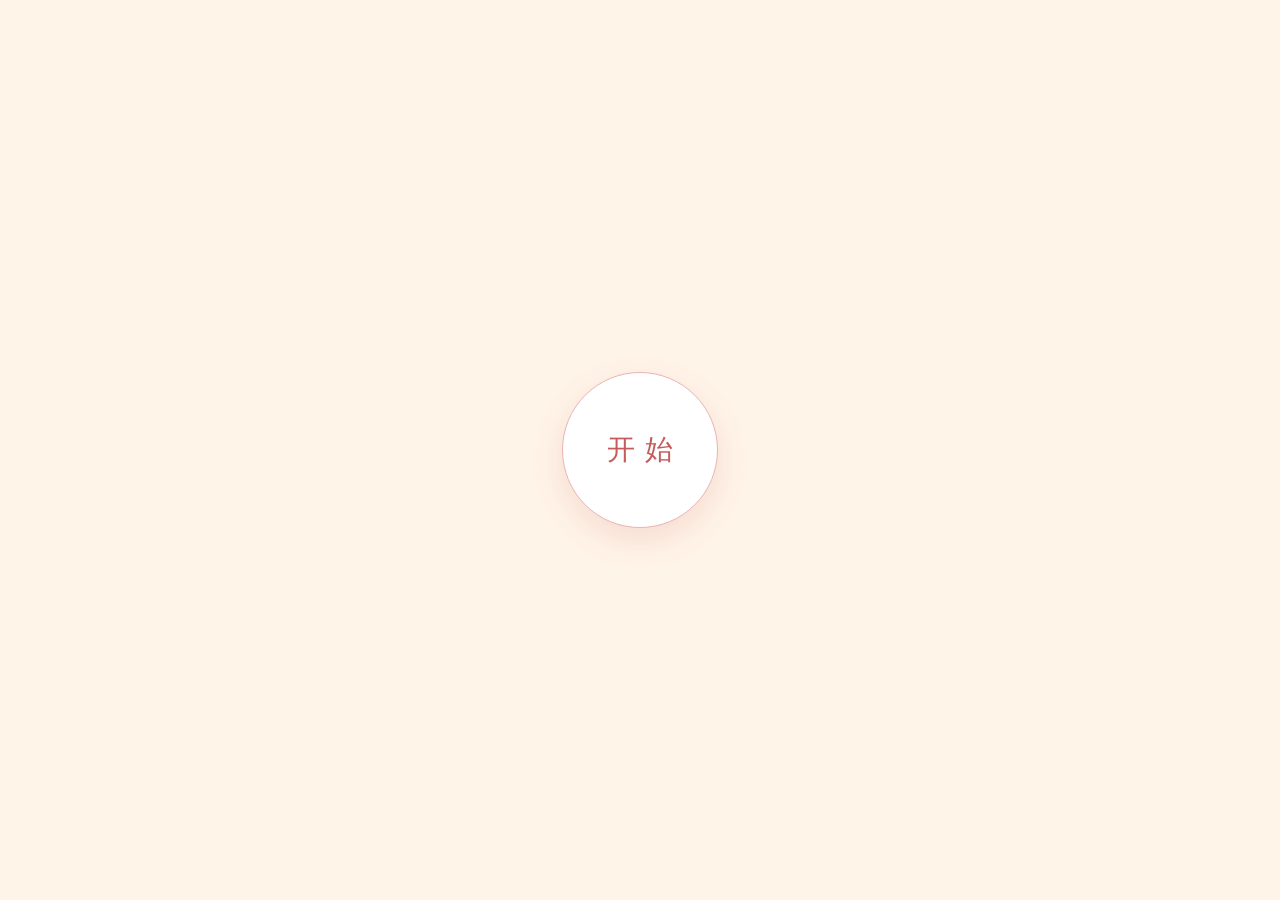
<file: index.html>
<!DOCTYPE html>
<html lang="zh-CN">
<head>
    <meta charset="UTF-8">
    <meta name="viewport" content="width=device-width, initial-scale=1.0">
    <title>给珊珊</title>
    <link type="text/css" rel="stylesheet" href="default.css">
    <script type="text/javascript" src="jquery.min.js"></script>
    <script type="text/javascript" src="jscex.min.js"></script>
    <script type="text/javascript" src="jscex-parser.js"></script>
    <script type="text/javascript" src="jscex-jit.js"></script>
    <script type="text/javascript" src="jscex-builderbase.min.js"></script>
    <script type="text/javascript" src="jscex-async.min.js"></script>
    <script type="text/javascript" src="jscex-async-powerpack.min.js"></script>
    <script type="text/javascript" src="functions.js" charset="utf-8"></script>
    <script type="text/javascript" src="love.js" charset="utf-8"></script>
</head>
<body class="stage-start">
<audio id="bgm" loop>
    <source src="最美情侣.mp3" type="audio/mp3">
</audio>

<div id="start-screen">
    <button type="button" id="start-btn">开始</button>
</div>

<div id="intro">
    <button type="button" id="skip-btn">跳过</button>
    <video id="clip-a" playsinline webkit-playsinline></video>
    <video id="clip-b" playsinline webkit-playsinline></video>
</div>

<div id="main">
    <div id="error">亲，您使用的浏览器无法支持即将显示的内容，请换成谷歌 Chrome 或者火狐 Firefox 浏览器哟~</div>
    <div id="wrap">
        <div id="hint">点击那颗种子，打开这份心意</div>
        <div id="text">
            <div id="code">
                <span class="say">亲爱的~珊珊，自从遇到你，我觉得我终于找到了幸福</span><br>
                <span class="say">我会守护你生命里的精彩，并陪伴你一路精彩下去。</span><br>
                <span class="say">你的幸福快乐，是我一生的追求。</span><br>
                <span class="say">我会每一天带着笑脸，和你说早安，</span><br>
                <span class="say">我会每一晚与你道声晚安再入梦乡，</span><br>
                <span class="say">我会带你去所有你想去的地方，</span><br>
                <span class="say">陪你闹看你笑</span><br>
                <span class="say">历经你生命中所有的点点滴滴。</span><br>
                <span class="say">我期待这一生与你一起走过，</span><br>
                <span class="say">我期待与你慢慢变老</span><br>
                <span class="say">等我们老到哪儿也去不了，</span><br>
                <span class="say">还能满载着一生的幸福快乐 ！</span><br>
                <br>
                <span class="say">我会为我们的未来撑起一片天空，</span><br>
                <span class="say">为我们的将来担负起一生的责任，</span><br>
                <span class="say">愿意为你去做每一件能让你开心快乐的事。</span><br>
                <span class="say">所有我们经历的点点滴滴，</span><br>
                <span class="say">都是我们一辈子最美的回忆。</span><br>
                <span class="say">我愿意爱你直到老去！</span><br>
                <br>
                <span class="say"><span class="space"></span> -- Yours, 大师.</span>
            </div>
        </div>
        <div id="clock-box">
            <div id="ask-box">
                <button type="button" id="ask-msg">珊珊，我喜欢你，你愿意做我女朋友吗</button>
                <button type="button" id="yes-btn">愿意</button>
            </div>
            <div id="clock"></div>
        </div>
        <canvas id="canvas" width="1100" height="680"></canvas>
    </div>
</div>

<script>
    window.togetherState = { accepted: false, since: null };
    var TOGETHER_FILE = "together.json";
    var TOGETHER_LIVE = "https://crudcrud.com/api/8a2d362fbe6a442d80b3a3c836a52ca8/together";
    var TOGETHER_ITEM = "https://crudcrud.com/api/8a2d362fbe6a442d80b3a3c836a52ca8/together/6aafa455d23fb003e8b868e1";

    function applyTogetherUI() {
        if (window.togetherState.accepted && window.togetherState.since) {
            $("#ask-box").hide();
            $("#clock").show();
        } else {
            $("#ask-box").show();
            $("#clock").hide();
        }
    }

    function loadTogetherState() {
        return Promise.all([
            fetch(TOGETHER_FILE + "?t=" + Date.now()).then(function (r) {
                return r.ok ? r.json() : null;
            }).catch(function () { return null; }),
            fetch(TOGETHER_LIVE).then(function (r) {
                return r.ok ? r.json() : null;
            }).catch(function () { return null; })
        ]).then(function (results) {
            var file = results[0] || {};
            var liveList = results[1];
            var live = null;
            if (Array.isArray(liveList)) {
                live = liveList.filter(function (item) { return item.accepted && item.since; })[0] || null;
            }
            if (live && live.since) {
                window.togetherState = { accepted: true, since: live.since };
            } else if (file.accepted && file.since) {
                window.togetherState = { accepted: true, since: file.since };
            } else {
                window.togetherState = { accepted: false, since: null };
            }
            applyTogetherUI();
        });
    }

    function saveTogetherYes() {
        var since = (window.togetherState.accepted && window.togetherState.since)
            ? window.togetherState.since
            : new Date().toISOString();
        window.togetherState = { accepted: true, since: since };
        applyTogetherUI();

        return fetch(TOGETHER_LIVE).then(function (r) {
            return r.ok ? r.json() : [];
        }).catch(function () { return []; }).then(function (liveList) {
            var live = {};
            if (Array.isArray(liveList) && liveList.length) {
                live = liveList.filter(function (item) { return item.accepted; })[0] || liveList[0] || {};
            }
            if (live.accepted && live.since) {
                window.togetherState = { accepted: true, since: live.since };
                applyTogetherUI();
                return;
            }
            var body = JSON.stringify({ accepted: true, since: since });
            var itemUrl = live._id ? (TOGETHER_LIVE + "/" + live._id) : TOGETHER_ITEM;
            return fetch(itemUrl, {
                method: "PUT",
                headers: { "Content-Type": "application/json" },
                body: body
            }).then(function (r) {
                if (r.ok) { return; }
                return fetch(TOGETHER_LIVE, {
                    method: "POST",
                    headers: { "Content-Type": "application/json" },
                    body: body
                });
            }).catch(function () {
                return fetch(TOGETHER_LIVE, {
                    method: "POST",
                    headers: { "Content-Type": "application/json" },
                    body: body
                });
            });
        });
    }

    loadTogetherState();
    document.getElementById("yes-btn").addEventListener("click", function () {
        this.disabled = true;
        saveTogetherYes();
    });

    (function () {
        var clips = [
            "vedio/01村口大树_第一场_拉远.mp4",
            "vedio/02村口大树_第二场_围着玩.mp4",
            "vedio/03村口大树_第三场_长满了刺.mp4",
            "vedio/04村口大树_第四场_无人靠近.mp4",
            "vedio/05村口大树_第五场_怎样的果子.mp4",
            "vedio/06村口大树_第六场_爬上去看.mp4",
            "vedio/07村口大树_第七场_看不见尽头.mp4",
            "vedio/08村口大树_第八场_划破.mp4",
            "vedio/09村口大树_第九场_滑落.mp4",
            "vedio/10村口大树_第十场_挂在刺上.mp4",
            "vedio/11村口大树_第十一场_眼前发黑.mp4",
            "vedio/12村口大树_第十二场_念头.mp4",
            "vedio/13村口大树_第十三场_再往上爬.mp4",
            "vedio/14村口大树_第十四场_再往上爬.mp4",
            "vedio/15村口大树_第十五场_树顶.mp4",
            "vedio/16村口大树_第十六场_巨玫瑰.mp4",
            "vedio/17村口大树_第十七场_花心.mp4"
        ];

        var a = document.getElementById("clip-a");
        var b = document.getElementById("clip-b");
        var startBtn = document.getElementById("start-btn");
        var current = a;
        var standby = b;
        var currentIndex = 0;
        var swapping = false;
        var finished = false;

        function arm(video, index) {
            if (index >= clips.length) {
                video.removeAttribute("src");
                video.removeAttribute("data-index");
                video.load();
                return;
            }
            if (video.getAttribute("data-index") === String(index) && video.src) {
                return;
            }
            video.setAttribute("data-index", String(index));
            video.src = clips[index];
            video.preload = "auto";
            video.load();
        }

        function finishIntro() {
            if (finished) {
                return;
            }
            finished = true;
            current.pause();
            standby.pause();
            document.body.className = "stage-love";
            window.setTimeout(function () {
                startLovePage();
            }, 80);
        }

        function beginSwap() {
            if (finished || swapping) {
                return;
            }
            var nextIndex = currentIndex + 1;
            if (nextIndex >= clips.length) {
                finishIntro();
                return;
            }
            swapping = true;

            function go() {
                var from = current;
                var to = standby;
                try {
                    to.currentTime = 0;
                } catch (e) {}
                var playPromise = to.play();

                function shown() {
                    if (finished) {
                        return;
                    }
                    to.classList.add("is-on");
                    from.classList.remove("is-on");
                    from.pause();
                    current = to;
                    standby = from;
                    currentIndex = nextIndex;
                    arm(standby, currentIndex + 1);
                    swapping = false;
                }

                if (playPromise && playPromise.then) {
                    playPromise.then(shown).catch(function () {
                        swapping = false;
                        if (nextIndex >= clips.length - 1) {
                            finishIntro();
                        }
                    });
                } else {
                    shown();
                }
            }

            if (standby.getAttribute("data-index") !== String(nextIndex)) {
                arm(standby, nextIndex);
            }
            if (standby.readyState >= 2) {
                go();
            } else {
                standby.addEventListener("canplay", function onCan() {
                    standby.removeEventListener("canplay", onCan);
                    go();
                });
            }
        }

        function onTime() {
            if (finished || swapping || current !== this) {
                return;
            }
            var duration = this.duration;
            if (!duration || isNaN(duration)) {
                return;
            }
            if (duration - this.currentTime <= 0.08) {
                beginSwap();
            }
        }

        function onEnded() {
            if (finished || swapping || current !== this) {
                return;
            }
            beginSwap();
        }

        a.addEventListener("timeupdate", onTime);
        b.addEventListener("timeupdate", onTime);
        a.addEventListener("ended", onEnded);
        b.addEventListener("ended", onEnded);

        arm(a, 0);
        arm(b, 1);

        startBtn.addEventListener("click", function () {
            startBtn.disabled = true;
            startBtn.textContent = "加载中";

            function playNow() {
                document.body.className = "stage-intro";
                current.classList.add("is-on");
                current.play().catch(function () {
                    startBtn.disabled = false;
                    startBtn.textContent = "开始";
                    document.body.className = "stage-start";
                });
            }

            if (current.readyState >= 2) {
                playNow();
            } else {
                current.addEventListener("canplay", function onCan() {
                    current.removeEventListener("canplay", onCan);
                    playNow();
                });
            }
        });

        document.getElementById("skip-btn").addEventListener("click", finishIntro);
    })();

    var loveStarted = false;
    function startLovePage() {
        if (loveStarted) {
            return;
        }
        var canvas = $('#canvas');
        if (!canvas[0] || !canvas.width()) {
            window.setTimeout(startLovePage, 50);
            return;
        }
        loveStarted = true;

        if (!canvas[0].getContext) {
            $("#error").show();
            return false;
        }

        var width = canvas.width();
        var height = canvas.height();

        canvas.attr("width", width);
        canvas.attr("height", height);

        var opts = {
            seed: {
                x: width / 2,
                y: height / 2,
                color: "rgb(190, 26, 37)",
                scale: 2
            },
            branch: [
                [548, 680, 552, 420, 548, 255, 16, 110, [
                    [550, 560, 500, 535, 455, 545, 8, 55],
                    [548, 500, 600, 475, 645, 485, 8, 55],
                    [548, 430, 500, 400, 458, 405, 7, 50],
                    [549, 390, 590, 360, 628, 355, 7, 48],
                    [548, 320, 546, 290, 548, 250, 11, 45]
                ]]
            ],
            bloom: {
                num: 560,
                width: 1080,
                height: 650,
                radius: 155,
                cx: 548,
                cy: 225,
                shape: "rose"
            },
            footer: {
                width: 1200,
                height: 5,
                speed: 10
            }
        };
        var tree = new Tree(canvas[0], width, height, opts);
        var seed = tree.seed;
        var foot = tree.footer;
        var hold = 1;
        var bgm = document.getElementById("bgm");

        canvas.click(function(e) {
            var offset = canvas.offset(), x, y;
            x = e.pageX - offset.left;
            y = e.pageY - offset.top;
            if (seed.hover(x, y)) {
                hold = 0;
                $("#hint").fadeOut(400);
                if (bgm) { bgm.play().catch(function(){}); }
                canvas.unbind("click");
                canvas.unbind("mousemove");
                canvas.removeClass('hand');
            }
        }).mousemove(function(e){
            var offset = canvas.offset(), x, y;
            x = e.pageX - offset.left;
            y = e.pageY - offset.top;
            canvas.toggleClass('hand', seed.hover(x, y));
        });
        var seedAnimate = eval(Jscex.compile("async", function () {
            seed.draw();
            while (hold) {
                $await(Jscex.Async.sleep(10));
            }
            while (seed.canScale()) {
                seed.scale(0.95);
                $await(Jscex.Async.sleep(10));
            }
            while (seed.canMove()) {
                seed.move(0, 2);
                foot.draw();
                $await(Jscex.Async.sleep(10));
            }
        }));
        var growAnimate = eval(Jscex.compile("async", function () {
            do {
                tree.grow();
                $await(Jscex.Async.sleep(10));
            } while (tree.canGrow());
        }));

        var flowAnimate = eval(Jscex.compile("async", function () {
            do {
                tree.flower(2);
                $await(Jscex.Async.sleep(10));
            } while (tree.canFlower());
        }));

        var moveAnimate = eval(Jscex.compile("async", function () {
            tree.snapshot("p1", 240, 0, 610, 680);
            while (tree.move("p1", 500, 0)) {
                foot.draw();
                $await(Jscex.Async.sleep(10));
            }
            foot.draw();
            tree.snapshot("p2", 500, 0, 610, 680);

            canvas.parent().css("background", "url(" + tree.toDataURL('image/png') + ")");
            canvas.css("background", "#ffe");
            $await(Jscex.Async.sleep(300));
            canvas.css("background", "none");
        }));

        var jumpAnimate = eval(Jscex.compile("async", function () {
            var ctx = tree.ctx;
            while (true) {
                tree.ctx.clearRect(0, 0, width, height);
                tree.jump();
                foot.draw();
                $await(Jscex.Async.sleep(25));
            }
        }));

        var textAnimate = eval(Jscex.compile("async", function () {
            var letterDone = false;
            $("#code").show().typewriter(function () {
                letterDone = true;
            });
            while (!letterDone) {
                $await(Jscex.Async.sleep(80));
            }
            applyTogetherUI();
            $("#clock-box").fadeIn(500);
            while (true) {
                if (window.togetherState.accepted && window.togetherState.since) {
                    timeElapse(new Date(window.togetherState.since));
                }
                $await(Jscex.Async.sleep(1000));
            }
        }));
        var runAsync = eval(Jscex.compile("async", function () {
            $await(seedAnimate());
            $await(growAnimate());
            $await(flowAnimate());
            $await(moveAnimate());

            textAnimate().start();

            $await(jumpAnimate());
        }));

        runAsync().start();
    }
</script>
</body>
</html>
</file>
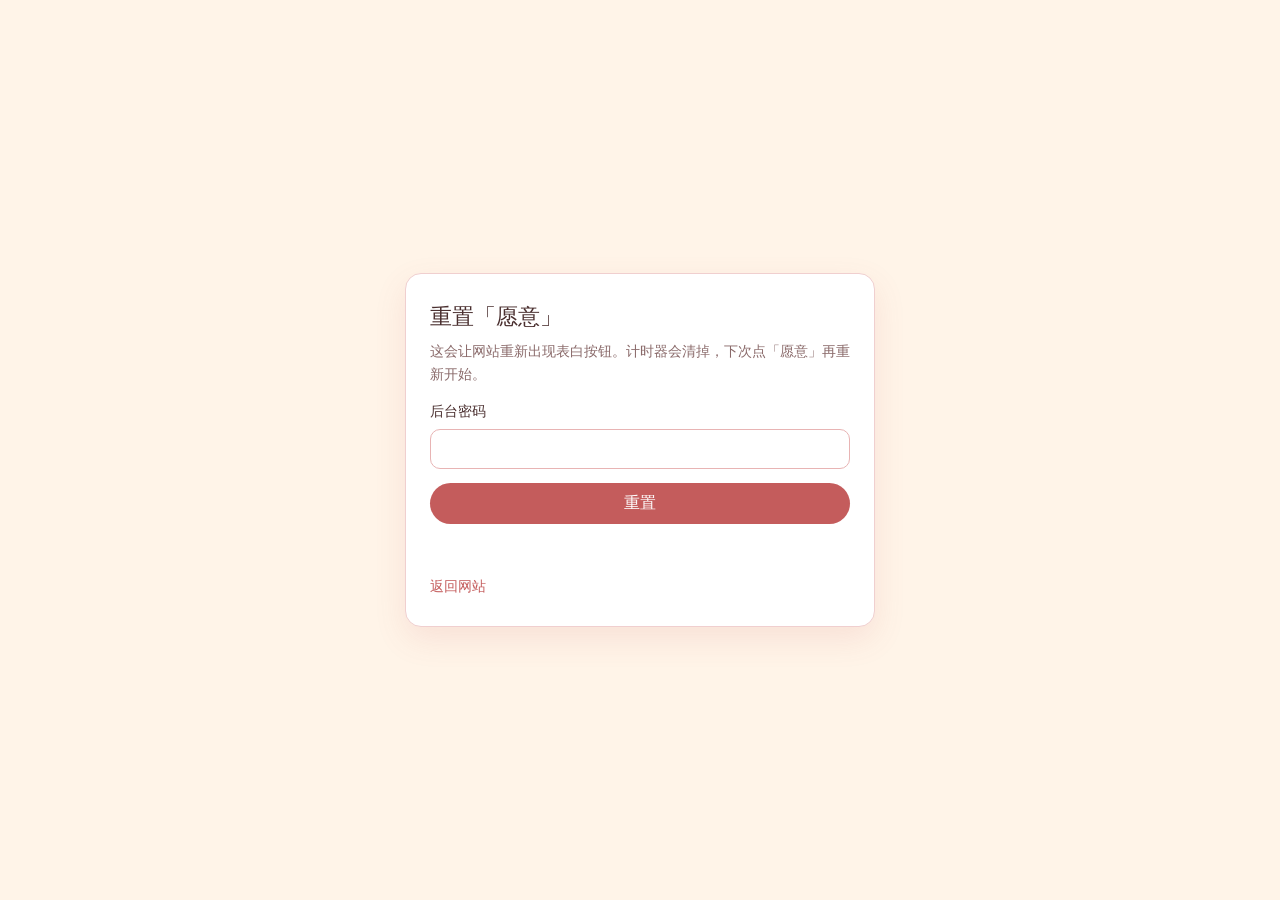
<file: guanli.html>
<!DOCTYPE html>
<html lang="zh-CN">
<head>
    <meta charset="UTF-8">
    <meta name="viewport" content="width=device-width, initial-scale=1.0">
    <title>后台重置</title>
    <style>
        body {
            margin: 0;
            min-height: 100vh;
            display: flex;
            align-items: center;
            justify-content: center;
            background: #fff4e8;
            font-family: "微软雅黑", "PingFang SC", sans-serif;
            color: #4a2f2f;
        }
        .card {
            width: min(420px, calc(100% - 32px));
            background: #fff;
            border: 1px solid #f0cfcf;
            border-radius: 16px;
            padding: 28px 24px;
            box-shadow: 0 12px 32px rgba(196, 92, 92, 0.12);
        }
        h1 { font-size: 22px; font-weight: 500; margin: 0 0 8px; }
        p { margin: 0 0 18px; color: #8a6a6a; font-size: 14px; line-height: 1.6; }
        label { display: block; margin-bottom: 8px; font-size: 14px; }
        input, button {
            width: 100%;
            box-sizing: border-box;
            font-family: inherit;
            font-size: 16px;
        }
        input {
            border: 1px solid #e8b4b4;
            border-radius: 10px;
            padding: 10px 12px;
            margin-bottom: 14px;
        }
        button {
            border: 0;
            border-radius: 999px;
            padding: 10px 16px;
            background: #c45c5c;
            color: #fff;
            cursor: pointer;
        }
        button:disabled { opacity: .6; cursor: wait; }
        #msg { margin-top: 14px; min-height: 1.4em; font-size: 14px; }
        a { color: #c45c5c; text-decoration: none; font-size: 14px; }
    </style>
</head>
<body>
    <div class="card">
        <h1>重置「愿意」</h1>
        <p>这会让网站重新出现表白按钮。计时器会清掉，下次点「愿意」再重新开始。</p>
        <label for="pwd">后台密码</label>
        <input id="pwd" type="password" autocomplete="current-password">
        <button type="button" id="reset-btn">重置</button>
        <div id="msg"></div>
        <p style="margin-top:18px;margin-bottom:0;"><a href="index.html">返回网站</a></p>
    </div>
    <script>
        var PASSWORD = "dashi-reset";
        var TOGETHER_LIVE = "https://crudcrud.com/api/8a2d362fbe6a442d80b3a3c836a52ca8/together";
        var TOGETHER_ITEM = "https://crudcrud.com/api/8a2d362fbe6a442d80b3a3c836a52ca8/together/6aafa455d23fb003e8b868e1";
        var msg = document.getElementById("msg");
        var btn = document.getElementById("reset-btn");

        function say(text, ok) {
            msg.style.color = ok ? "#2f7d4a" : "#c45c5c";
            msg.textContent = text;
        }

        btn.addEventListener("click", function () {
            if (document.getElementById("pwd").value !== PASSWORD) {
                say("密码不对。", false);
                return;
            }
            btn.disabled = true;
            say("正在重置…", true);
            fetch(TOGETHER_LIVE)
                .then(function (r) { return r.ok ? r.json() : []; })
                .catch(function () { return []; })
                .then(function (list) {
                    var body = JSON.stringify({ accepted: false, since: null });
                    var tasks;
                    if (Array.isArray(list) && list.length) {
                        tasks = list.map(function (item) {
                            return fetch(TOGETHER_LIVE + "/" + item._id, {
                                method: "PUT",
                                headers: { "Content-Type": "application/json" },
                                body: body
                            });
                        });
                    } else {
                        tasks = [fetch(TOGETHER_ITEM, {
                            method: "PUT",
                            headers: { "Content-Type": "application/json" },
                            body: body
                        })];
                    }
                    return Promise.all(tasks);
                })
                .then(function () {
                    say("已经重置。现在谁打开网站都会重新看到「愿意」。", true);
                    btn.disabled = false;
                })
                .catch(function () {
                    say("重置失败，请再试一次。", false);
                    btn.disabled = false;
                });
        });
    </script>
</body>
</html>
</file>
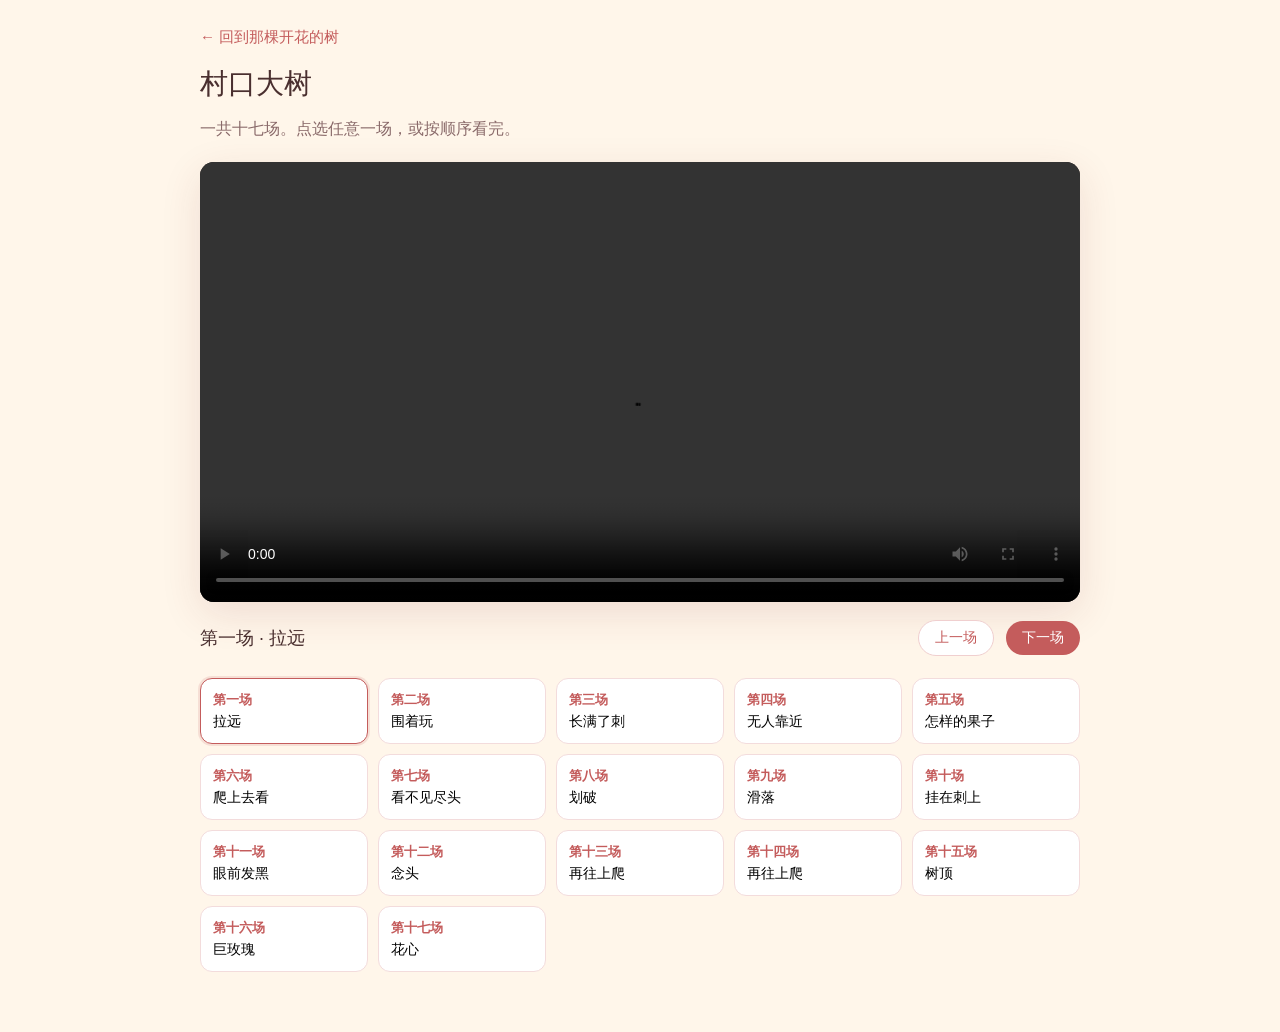
<file: story.html>
<!DOCTYPE html>
<html lang="zh-CN">
<head>
    <meta charset="UTF-8">
    <meta name="viewport" content="width=device-width, initial-scale=1.0">
    <title>村口大树的故事</title>
    <style>
        * { box-sizing: border-box; }
        body {
            margin: 0;
            min-height: 100vh;
            background: #fff6ea;
            font-family: "微软雅黑", "PingFang SC", sans-serif;
            color: #4a2f2f;
        }
        .wrap {
            max-width: 920px;
            margin: 0 auto;
            padding: 28px 20px 60px;
        }
        a.back {
            color: #c45c5c;
            text-decoration: none;
            font-size: 15px;
        }
        h1 {
            font-weight: 500;
            font-size: 28px;
            margin: 18px 0 8px;
        }
        .sub {
            color: #8a6a6a;
            margin-bottom: 22px;
        }
        video {
            width: 100%;
            max-height: 70vh;
            background: #1a1010;
            border-radius: 14px;
            box-shadow: 0 12px 40px rgba(120, 40, 40, 0.12);
        }
        .meta {
            display: flex;
            justify-content: space-between;
            align-items: center;
            margin: 14px 0 22px;
            gap: 12px;
        }
        .title { font-size: 18px; }
        .controls button {
            background: #c45c5c;
            color: #fff;
            border: 0;
            border-radius: 20px;
            padding: 8px 16px;
            margin-left: 8px;
            cursor: pointer;
            font-size: 14px;
        }
        .controls button.ghost {
            background: #fff;
            color: #c45c5c;
            border: 1px solid #f0cfcf;
        }
        .scenes {
            display: grid;
            grid-template-columns: repeat(auto-fill, minmax(160px, 1fr));
            gap: 10px;
        }
        .scene {
            background: #fff;
            border: 1px solid #f3dcdc;
            border-radius: 12px;
            padding: 12px;
            cursor: pointer;
            text-align: left;
        }
        .scene.active {
            border-color: #c45c5c;
            box-shadow: 0 0 0 2px rgba(196, 92, 92, 0.15);
        }
        .scene b { display: block; font-size: 13px; color: #c45c5c; margin-bottom: 4px; }
        .scene span { font-size: 14px; }
    </style>
</head>
<body>
    <div class="wrap">
        <a class="back" href="index.html">← 回到那棵开花的树</a>
        <h1>村口大树</h1>
        <p class="sub">一共十七场。点选任意一场，或按顺序看完。</p>
        <video id="player" controls playsinline></video>
        <div class="meta">
            <div class="title" id="now">第一场 · 拉远</div>
            <div class="controls">
                <button class="ghost" id="prev">上一场</button>
                <button id="next">下一场</button>
            </div>
        </div>
        <div class="scenes" id="scenes"></div>
    </div>
    <script>
        var scenes = [
            ["vedio/01村口大树_第一场_拉远.mp4", "第一场", "拉远"],
            ["vedio/02村口大树_第二场_围着玩.mp4", "第二场", "围着玩"],
            ["vedio/03村口大树_第三场_长满了刺.mp4", "第三场", "长满了刺"],
            ["vedio/04村口大树_第四场_无人靠近.mp4", "第四场", "无人靠近"],
            ["vedio/05村口大树_第五场_怎样的果子.mp4", "第五场", "怎样的果子"],
            ["vedio/06村口大树_第六场_爬上去看.mp4", "第六场", "爬上去看"],
            ["vedio/07村口大树_第七场_看不见尽头.mp4", "第七场", "看不见尽头"],
            ["vedio/08村口大树_第八场_划破.mp4", "第八场", "划破"],
            ["vedio/09村口大树_第九场_滑落.mp4", "第九场", "滑落"],
            ["vedio/10村口大树_第十场_挂在刺上.mp4", "第十场", "挂在刺上"],
            ["vedio/11村口大树_第十一场_眼前发黑.mp4", "第十一场", "眼前发黑"],
            ["vedio/12村口大树_第十二场_念头.mp4", "第十二场", "念头"],
            ["vedio/13村口大树_第十三场_再往上爬.mp4", "第十三场", "再往上爬"],
            ["vedio/14村口大树_第十四场_再往上爬.mp4", "第十四场", "再往上爬"],
            ["vedio/15村口大树_第十五场_树顶.mp4", "第十五场", "树顶"],
            ["vedio/16村口大树_第十六场_巨玫瑰.mp4", "第十六场", "巨玫瑰"],
            ["vedio/17村口大树_第十七场_花心.mp4", "第十七场", "花心"]
        ];

        var index = 0;
        var player = document.getElementById("player");
        var list = document.getElementById("scenes");

        scenes.forEach(function (item, i) {
            var btn = document.createElement("button");
            btn.className = "scene" + (i === 0 ? " active" : "");
            btn.innerHTML = "<b>" + item[1] + "</b><span>" + item[2] + "</span>";
            btn.onclick = function () { play(i, true); };
            list.appendChild(btn);
        });

        function play(i, auto) {
            index = i;
            player.src = scenes[i][0];
            document.getElementById("now").textContent = scenes[i][1] + " · " + scenes[i][2];
            Array.prototype.forEach.call(list.children, function (el, n) {
                el.classList.toggle("active", n === i);
            });
            if (auto) { player.play().catch(function () {}); }
        }

        player.addEventListener("ended", function () {
            if (index < scenes.length - 1) {
                play(index + 1, true);
            }
        });
        document.getElementById("prev").onclick = function () {
            play(Math.max(0, index - 1), true);
        };
        document.getElementById("next").onclick = function () {
            play(Math.min(scenes.length - 1, index + 1), true);
        };

        play(0, false);
    </script>
</body>
</html>
</file>
<file: default.css>
body{margin:0;padding:0;background:#ffe;font-size:14px;font-family:'微软雅黑','宋体',sans-serif;color:#231F20;overflow:auto}
body.stage-start,body.stage-intro{overflow:hidden;height:100%;}
a {color:#000;font-size:14px;}
#main{width:100%;}
body.stage-start #main,body.stage-intro #main{visibility:hidden;height:0;overflow:hidden;}
#wrap{position:relative;margin:0 auto;width:1100px;height:780px;margin-top:10px;}
#text{width:400px;height:500px;left:60px;top:80px;position:absolute;}
#code{display:none;font-size:16px;}
#clock-box {position:absolute;left:50px;top:578px;width:430px;font-size:16px;display:none;z-index:4}
#ask-box{display:flex;flex-direction:column;align-items:flex-start;gap:10px}
#ask-msg{width:100%;text-align:left;background:#fff;border:1px solid #e8b4b4;border-radius:12px;padding:12px 14px;color:#c45c5c;font-size:16px;line-height:1.6;font-family:inherit;cursor:default;box-shadow:0 4px 14px rgba(196,92,92,.08)}
#yes-btn{background:#c45c5c;color:#fff;border:0;border-radius:999px;padding:8px 28px;font-size:18px;letter-spacing:6px;text-indent:6px;cursor:pointer;font-family:inherit;box-shadow:0 6px 16px rgba(196,92,92,.2)}
#yes-btn:hover{background:#b34e4e}
#yes-btn:disabled{opacity:.6;cursor:wait}
#clock{margin-left:0;font-size:18px;color:#231F20;line-height:1.5;display:none}
#clock .digit {font-size:28px;color:#c45c5c}
#canvas{margin:0 auto;width:1100px;height:680px;}
#error{margin:0 auto;text-align:center;margin-top:60px;display:none;}
.hand{cursor:pointer;}
.say{margin-left:5px;}
.space{margin-right:150px;}
#hint{position:absolute;left:50%;top:200px;transform:translate(-50%,0);color:#c45c5c;font-size:18px;letter-spacing:2px;pointer-events:none;text-shadow:0 0 12px #fff;white-space:nowrap;z-index:3}
#start-screen,#intro{position:fixed;inset:0;z-index:80;transition:opacity .45s ease,visibility .45s ease}
#start-screen{z-index:90;background:#fff4e8;display:flex;align-items:center;justify-content:center}
#start-btn{width:156px;height:156px;border-radius:50%;border:1px solid #e8b4b4;background:#fff;color:#c45c5c;font-size:28px;letter-spacing:10px;text-indent:10px;cursor:pointer;box-shadow:0 12px 32px rgba(196,92,92,.16);font-family:inherit}
#start-btn:hover{transform:scale(1.04)}
#start-btn:disabled{opacity:.7;transform:none;cursor:wait}
#intro{background:#000}
#intro video{position:absolute;inset:0;width:100%;height:100%;object-fit:contain;background:#000;opacity:0}
#intro video.is-on{opacity:1}
#skip-btn{position:absolute;top:20px;right:22px;z-index:5;background:rgba(0,0,0,.38);color:#fff;border:1px solid rgba(255,255,255,.38);border-radius:999px;padding:8px 18px;font-size:15px;letter-spacing:3px;cursor:pointer;font-family:inherit}
#skip-btn:hover{background:rgba(0,0,0,.55)}
body.stage-intro #start-screen,body.stage-love #start-screen,body.stage-love #intro{opacity:0;visibility:hidden;pointer-events:none}
</file>
